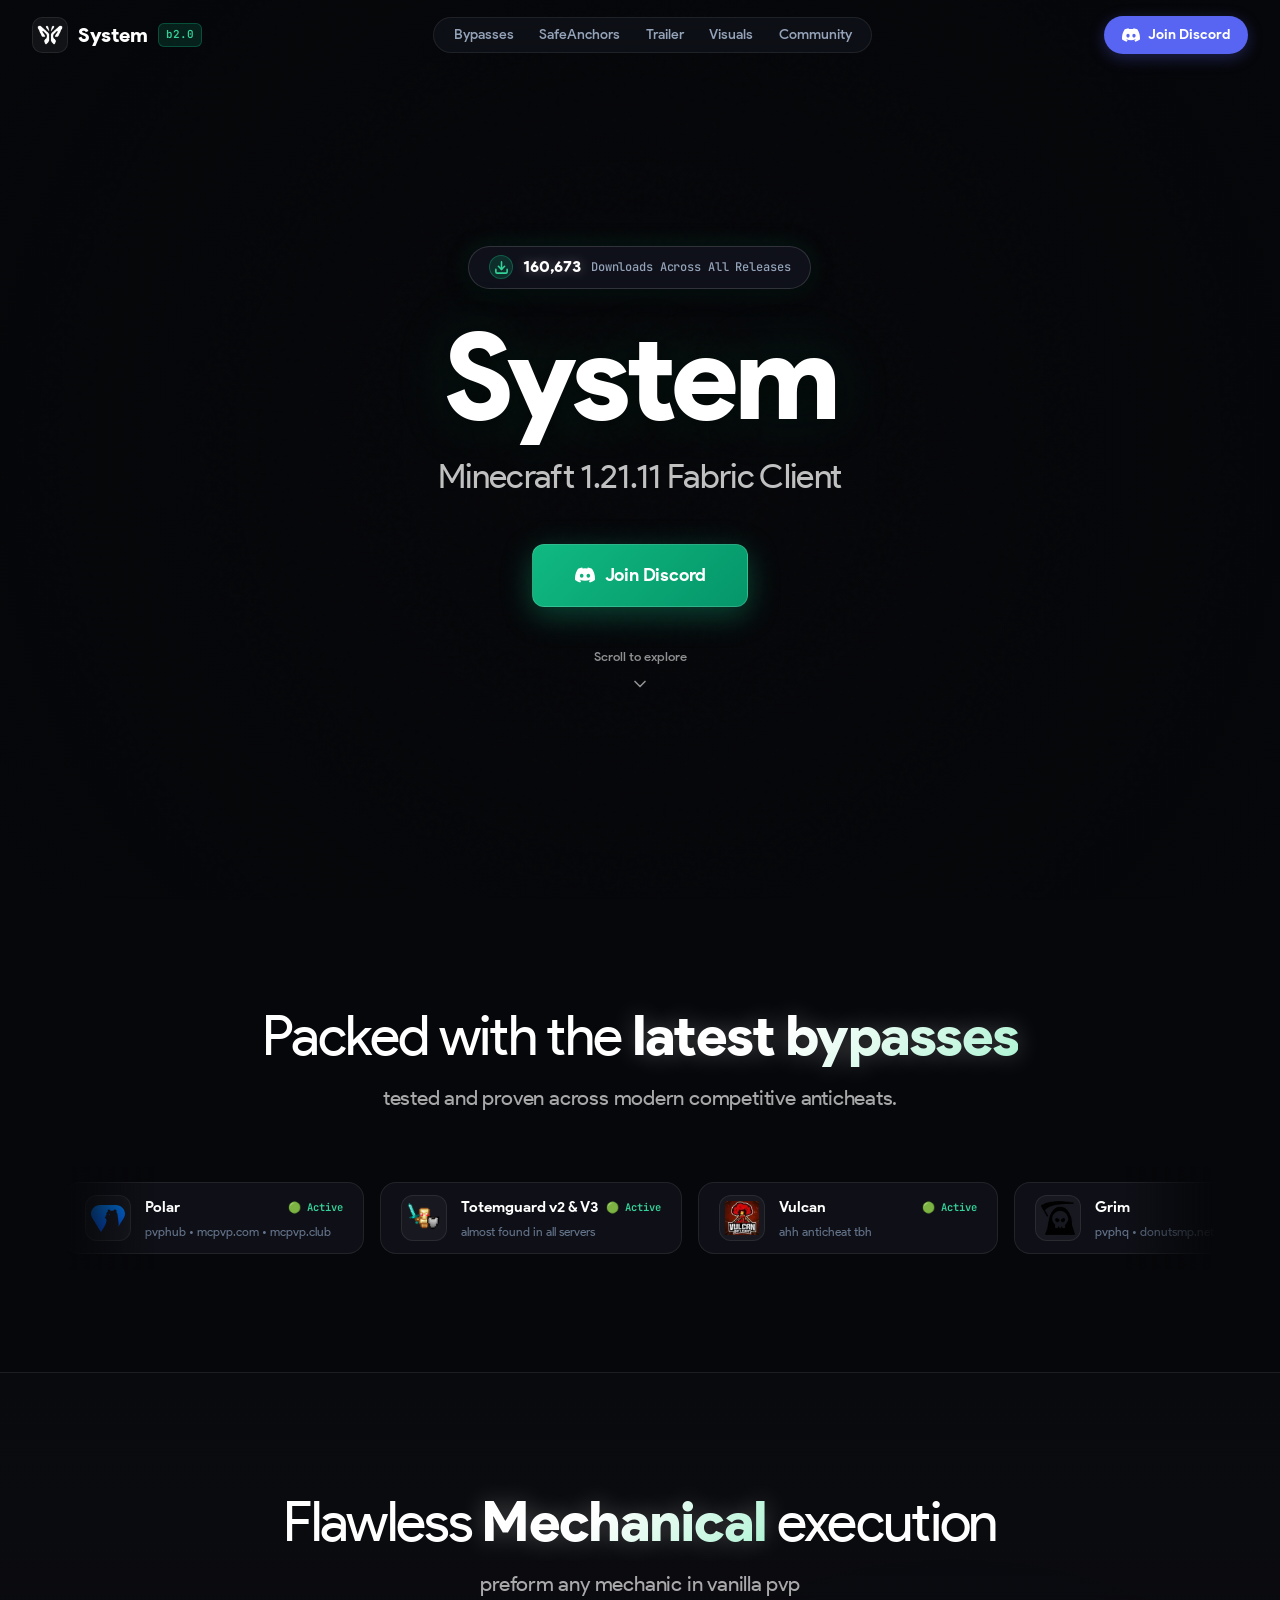
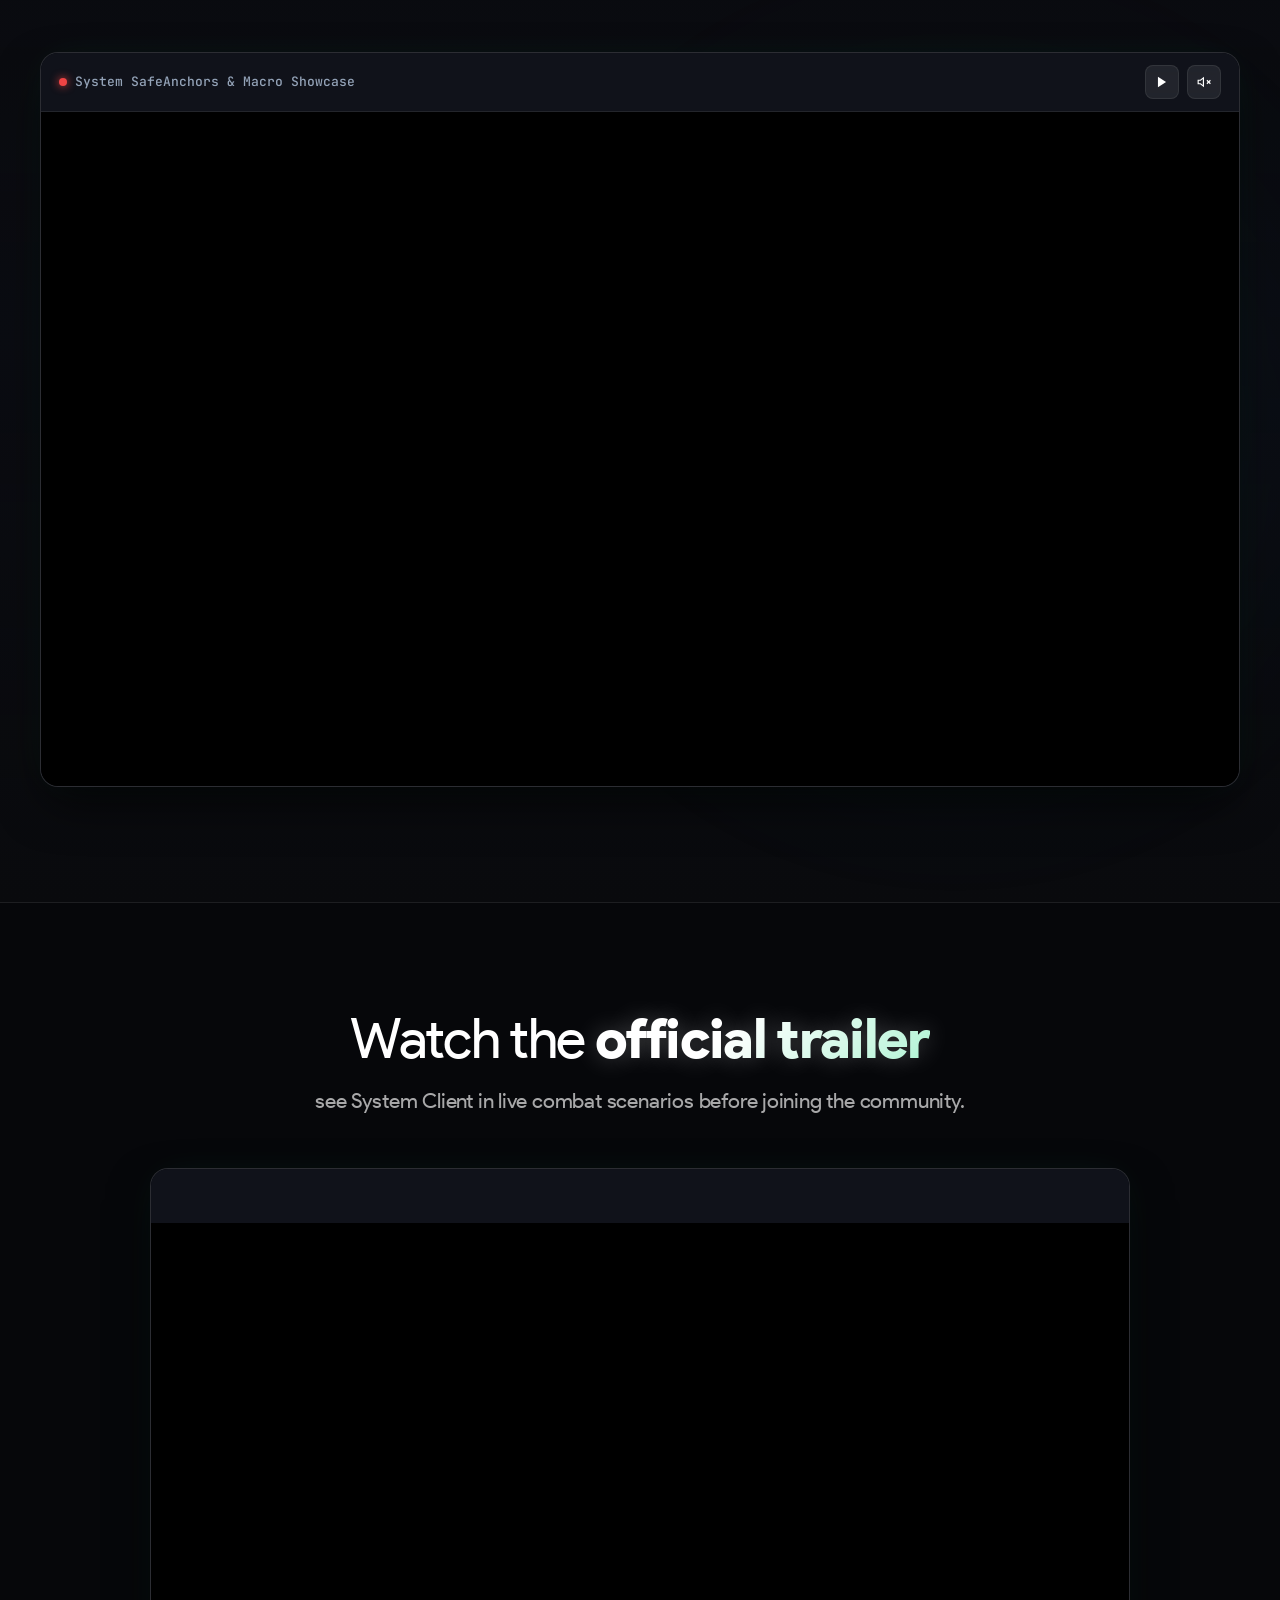
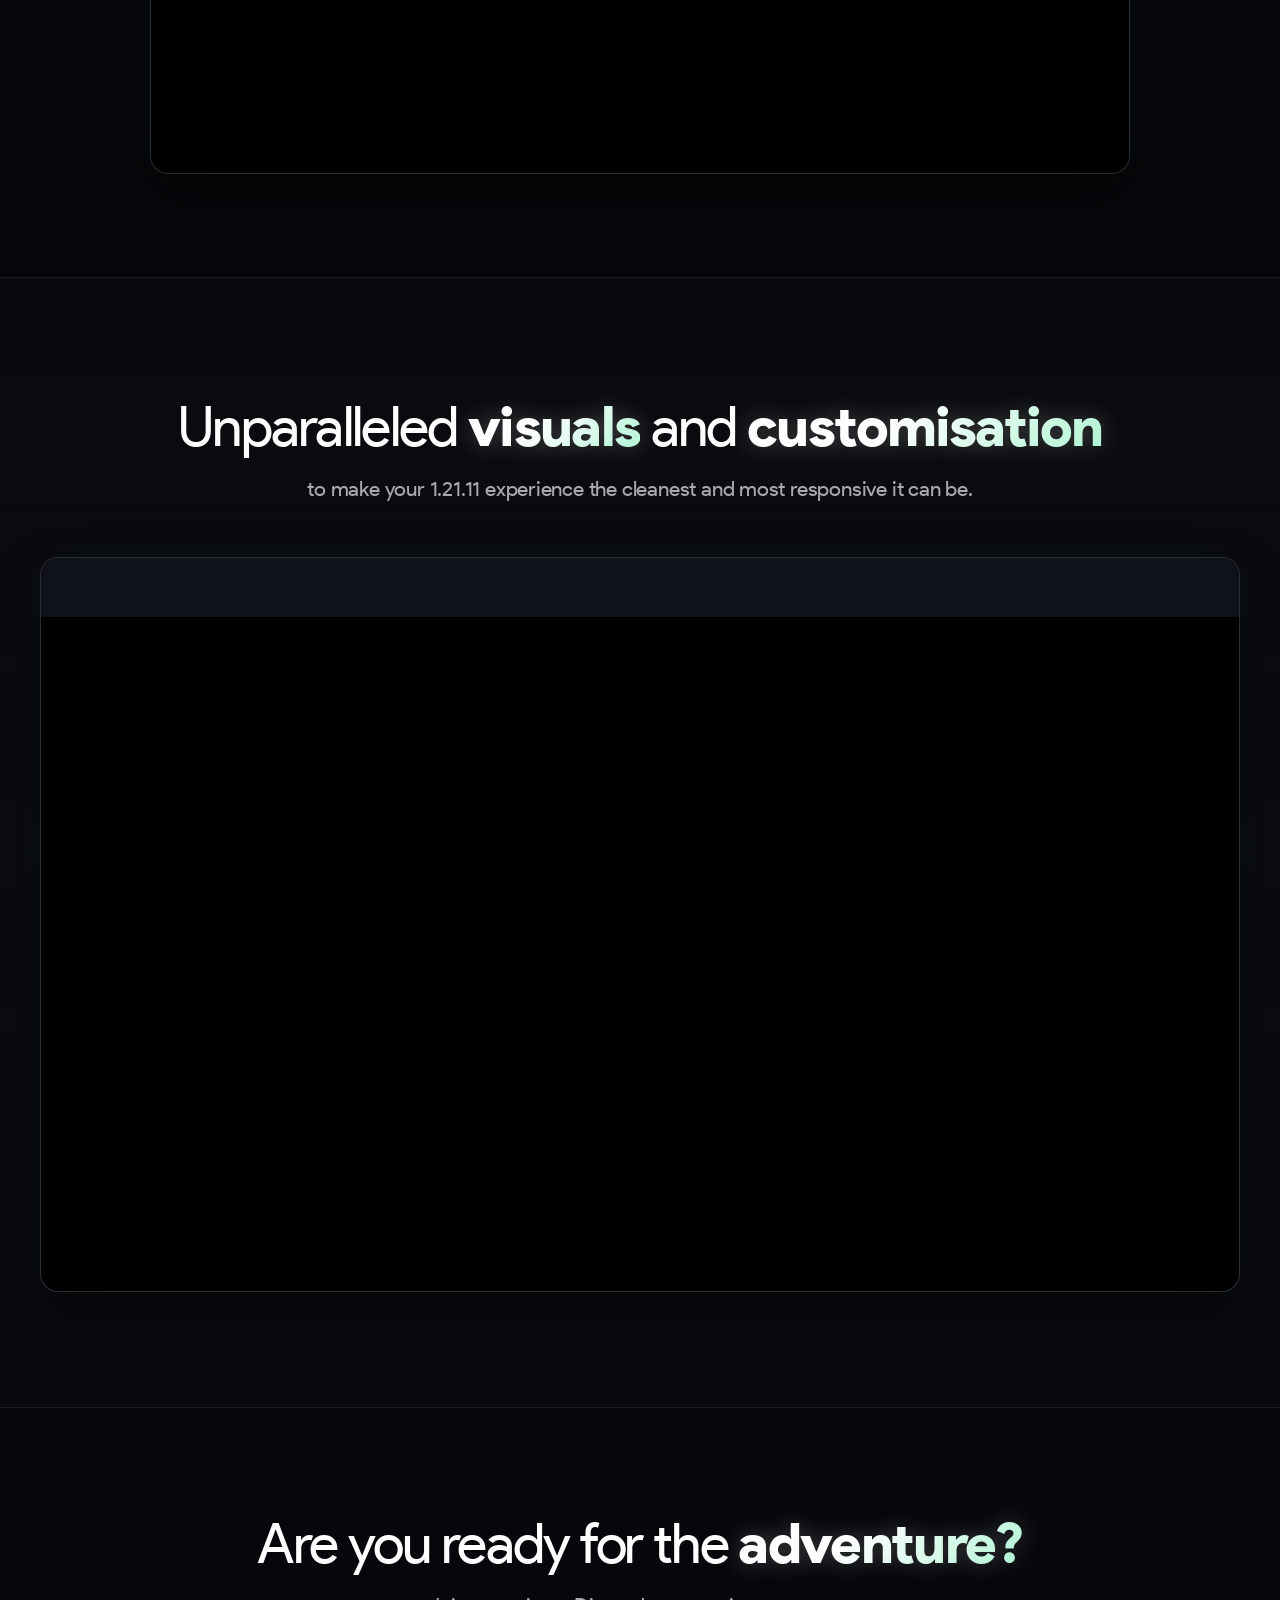
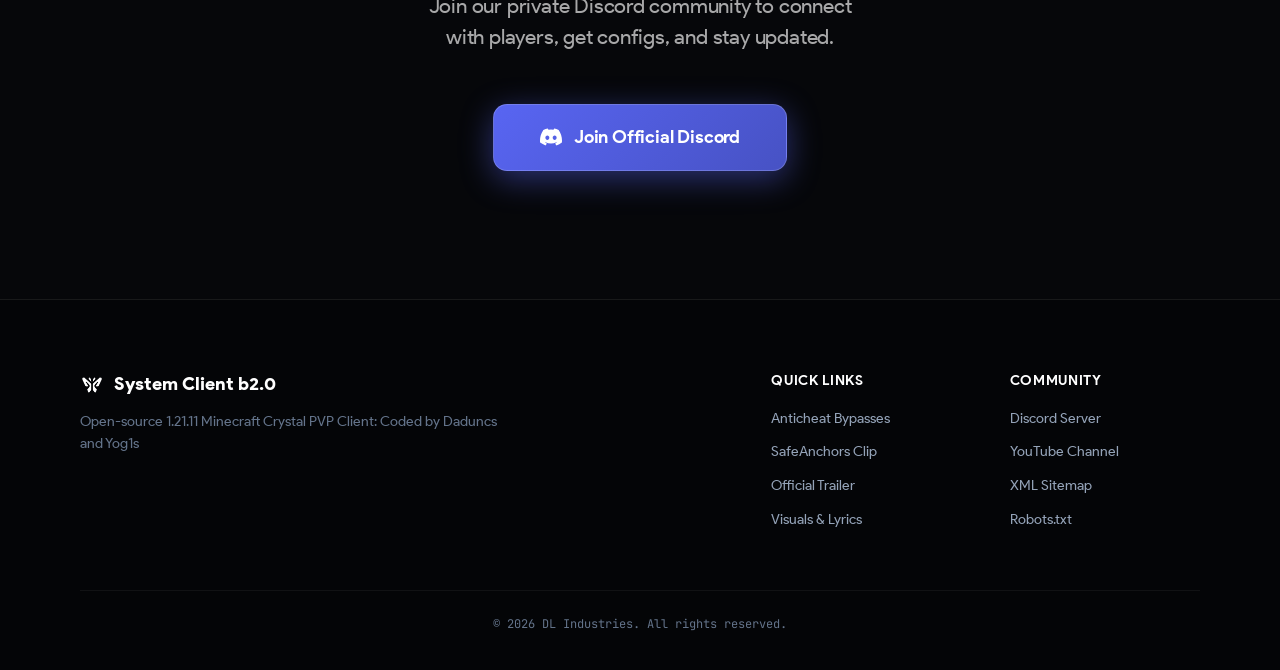
<file: index.html>
<!DOCTYPE html>
<html lang="en">
<head>
  <meta charset="UTF-8">
  <meta name="viewport" content="width=device-width, initial-scale=1.0, viewport-fit=cover">

  <!-- Primary Meta Tags -->
  <title>System Client b2.0 | Next-Gen Minecraft 1.21.11 Fabric Client</title>
  <meta name="title" content="System Client b2.0 | Next-Gen Minecraft 1.21.11 Fabric Client">
  <meta name="description" content="System Client b2.0 is the premier open-source Minecraft 1.21.11 Fabric PvP client with verified bypasses for Polar (pvphub, mcpvp), Totemguard v2/v3, Grim, Vulcan, Intave, Matrix, and AGC (Minemen.club).">
  <meta name="keywords" content="System Client, Minecraft 1.21.11 client, Fabric PvP client, Polar bypass, Totemguard bypass, Grim bypass, Vulcan bypass, Intave bypass, Matrix bypass, AGC Minemen bypass, pvphub, mcpvp, AutoMace, AutoCrystal, SafeAnchors">
  <meta name="robots" content="index, follow">
  <meta name="theme-color" content="#06070a">

  <!-- Canonical URL -->
  <link rel="canonical" href="https://system.daduncs.cloud/">

  <!-- Open Graph / Facebook -->
  <meta property="og:type" content="website">
  <meta property="og:url" content="https://system.daduncs.cloud/">
  <meta property="og:title" content="System Client b2.0 | Next-Gen Minecraft 1.21.11 Fabric Client">
  <meta property="og:description" content="Dominate 1.21.11 with verified bypasses across Polar, Totemguard v2/v3, Grim, Vulcan, Intave, Matrix, and AGC (Minemen).">
  <meta property="og:image" content="assets/icon.png">

  <!-- Twitter Card -->
  <meta property="twitter:card" content="summary_large_image">
  <meta property="twitter:url" content="https://system.daduncs.cloud/">
  <meta property="twitter:title" content="System Client b2.0 | Next-Gen Minecraft 1.21.11 Fabric Client">
  <meta property="twitter:description" content="Bypass Polar, Totemguard, Grim, Vulcan, Intave, Matrix, and AGC. Master 1.21.11 Mace, Crystal, and Anchor PvP.">
  <meta property="twitter:image" content="assets/icon.png">

  <!-- Favicon -->
  <link rel="icon" type="image/png" href="assets/icon.png">
  <link rel="apple-touch-icon" href="assets/icon.png">

  <!-- Preload Local Product Sans Fonts for Instant Rendering -->
  <link rel="preload" href="assets/fonts/ProductSans-Regular.woff" as="font" type="font/woff" crossorigin>
  <link rel="preload" href="assets/fonts/ProductSans-Bold.woff" as="font" type="font/woff" crossorigin>

  <!-- Fallback Fonts: JetBrains Mono -->
  <link rel="preconnect" href="https://fonts.googleapis.com">
  <link rel="preconnect" href="https://fonts.gstatic.com" crossorigin>
  <link href="https://fonts.googleapis.com/css2?family=JetBrains+Mono:wght@400;500;700&display=swap" rel="stylesheet">

  <!-- Stylesheet -->
  <link rel="stylesheet" href="style.css?v=2.5">

  <!-- Schema.org JSON-LD Structured Data -->
  <script type="application/ld+json">
  {
    "@context": "https://schema.org",
    "@type": "SoftwareApplication",
    "name": "System Client",
    "softwareVersion": "b2.0",
    "applicationCategory": "GameApplication",
    "operatingSystem": "Windows, macOS, Linux",
    "description": "Next-generation Minecraft 1.21.11 Fabric PvP client featuring advanced anticheat bypasses and combat optimization.",
    "url": "https://system.daduncs.cloud/",
    "license": "https://www.gnu.org/licenses/gpl-3.0.en.html"
  }
  </script>
</head>
<body>

  <!-- Ambient Backdrop Glows & Noise -->
  <div class="noise-texture" aria-hidden="true"></div>
  <div class="ambient-glow ambient-glow-top" aria-hidden="true"></div>
  <div class="ambient-glow ambient-glow-mid" aria-hidden="true"></div>

  <!-- ==========================================================================
       TOP NAVIGATION BAR
       ========================================================================== -->
  <nav class="site-nav" id="siteNav">
    <div class="nav-container">
      <a href="#hero" class="nav-brand" aria-label="System Client Home">
        <div class="brand-logo-frame">
          <img src="assets/icon.png" alt="System Client Logo" width="30" height="30">
        </div>
        <span class="brand-name">System</span>
        <span class="brand-version">b2.0</span>
      </a>

      <div class="nav-center-links">
        <a href="#bypasses" class="nav-item">Bypasses</a>
        <a href="#anchors" class="nav-item">SafeAnchors</a>
        <a href="#trailer" class="nav-item">Trailer</a>
        <a href="#visuals" class="nav-item">Visuals</a>
        <a href="#community" class="nav-item">Community</a>
      </div>

      <div class="nav-actions">
        <a href="https://discord.gg/DQ9QmSBnsV" target="_blank" rel="noopener noreferrer" class="nav-discord-btn">
          <svg width="18" height="18" viewBox="0 0 24 24" fill="currentColor" aria-hidden="true">
            <path d="M20.317 4.37a19.791 19.791 0 0 0-4.885-1.515.074.074 0 0 0-.079.037c-.21.375-.444.864-.608 1.25a18.27 18.27 0 0 0-5.487 0 12.64 12.64 0 0 0-.617-1.25.077.077 0 0 0-.079-.037A19.736 19.736 0 0 0 3.677 4.37a.07.07 0 0 0-.032.027C.533 9.046-.32 13.58.099 18.057a.082.082 0 0 0 .031.057 19.9 19.9 0 0 0 5.993 3.03.078.078 0 0 0 .084-.028c.462-.63.874-1.295 1.226-1.994.021-.041.001-.09-.041-.106a13.107 13.107 0 0 1-1.872-.892.077.077 0 0 1-.008-.128 10.2 10.2 0 0 0 .372-.292.074.074 0 0 1 .077-.01c3.929 1.793 8.18 1.793 12.061 0a.074.074 0 0 1 .078.01c.12.098.246.198.373.292a.077.077 0 0 1-.006.127 12.299 12.299 0 0 1-1.873.893.077.077 0 0 0-.041.107c.36.698.772 1.362 1.225 1.993a.076.076 0 0 0 .084.028 19.839 19.839 0 0 0 6.002-3.03.077.077 0 0 0 .032-.054c.5-5.177-.838-9.674-3.549-13.66a.061.061 0 0 0-.031-.028zM8.02 15.33c-1.183 0-2.157-1.085-2.157-2.419 0-1.333.956-2.419 2.157-2.419 1.21 0 2.176 1.096 2.157 2.42 0 1.333-.956 2.418-2.157 2.418zm7.975 0c-1.183 0-2.157-1.085-2.157-2.419 0-1.333.955-2.419 2.157-2.419 1.21 0 2.176 1.096 2.157 2.42 0 1.333-.946 2.418-2.157 2.418z"/>
          </svg>
          <span>Join Discord</span>
        </a>
        <button class="mobile-menu-toggle" id="mobileMenuBtn" aria-label="Toggle Navigation" aria-expanded="false" aria-controls="mobileNavPanel">
          <span></span>
          <span></span>
          <span></span>
        </button>
      </div>
    </div>

    <!-- Mobile Drawer -->
    <div class="mobile-nav-panel" id="mobileNavPanel">
      <a href="#bypasses" class="mobile-link">Bypasses</a>
      <a href="#anchors" class="mobile-link">SafeAnchors</a>
      <a href="#trailer" class="mobile-link">Trailer</a>
      <a href="#visuals" class="mobile-link">Visuals</a>
      <a href="#community" class="mobile-link">Community</a>
      <a href="https://discord.gg/DQ9QmSBnsV" target="_blank" rel="noopener noreferrer" class="btn-discord-full">
        <svg width="18" height="18" viewBox="0 0 24 24" fill="currentColor" style="margin-right: 8px;">
          <path d="M20.317 4.37a19.791 19.791 0 0 0-4.885-1.515.074.074 0 0 0-.079.037c-.21.375-.444.864-.608 1.25a18.27 18.27 0 0 0-5.487 0 12.64 12.64 0 0 0-.617-1.25.077.077 0 0 0-.079-.037A19.736 19.736 0 0 0 3.677 4.37a.07.07 0 0 0-.032.027C.533 9.046-.32 13.58.099 18.057a.082.082 0 0 0 .031.057 19.9 19.9 0 0 0 5.993 3.03.078.078 0 0 0 .084-.028c.462-.63.874-1.295 1.226-1.994.021-.041.001-.09-.041-.106a13.107 13.107 0 0 1-1.872-.892.077.077 0 0 1-.008-.128 10.2 10.2 0 0 0 .372-.292.074.074 0 0 1 .077-.01c3.929 1.793 8.18 1.793 12.061 0a.074.074 0 0 1 .078.01c.12.098.246.198.373.292a.077.077 0 0 1-.006.127 12.299 12.299 0 0 1-1.873.893.077.077 0 0 0-.041.107c.36.698.772 1.362 1.225 1.993a.076.076 0 0 0 .084.028 19.839 19.839 0 0 0 6.002-3.03.077.077 0 0 0 .032-.054c.5-5.177-.838-9.674-3.549-13.66a.061.061 0 0 0-.031-.028zM8.02 15.33c-1.183 0-2.157-1.085-2.157-2.419 0-1.333.956-2.419 2.157-2.419 1.21 0 2.176 1.096 2.157 2.42 0 1.333-.956 2.418-2.157 2.418zm7.975 0c-1.183 0-2.157-1.085-2.157-2.419 0-1.333.955-2.419 2.157-2.419 1.21 0 2.176 1.096 2.157 2.42 0 1.333-.946 2.418-2.157 2.418z"/>
        </svg>
        <span>Join Discord Community</span>
      </a>
    </div>

    <!-- Backdrop for mobile/tablet drawer -->
    <div class="mobile-nav-backdrop" id="mobileNavBackdrop" aria-hidden="true"></div>
  </nav>

  <!-- ==========================================================================
       HERO (BACKGROUND VIDEO + GRADIENT OVERLAY + IMPACT TITLE)
       ========================================================================== -->
  <div class="hero-stage" id="hero">
    <!-- Ambient Hero Looping Video -->
    <video autoplay muted loop playsinline class="hero-ambient-video" id="heroBgVideo">
      <source src="assets/clips/gameplay.mp4" type="video/mp4">
    </video>

    <div class="hero-gradient-overlay">
      <div class="hero-center-content">
        <!-- Repository Downloads Metric -->
        <div class="hero-metric-pill reveal-item" id="repoMetricBadge">
          <div class="metric-icon-wrap" aria-hidden="true">
            <svg width="15" height="15" viewBox="0 0 24 24" fill="none" stroke="currentColor" stroke-width="2.5" stroke-linecap="round" stroke-linejoin="round">
              <path d="M21 15v4a2 2 0 0 1-2 2H5a2 2 0 0 1-2-2v-4"></path>
              <polyline points="7 10 12 15 17 10"></polyline>
              <line x1="12" y1="15" x2="12" y2="3"></line>
            </svg>
          </div>
          <span class="metric-counter" id="downloadCount">160,673</span>
          <span class="metric-label">Downloads Across All Releases</span>
        </div>

        <h1 class="hero-title reveal-item">System</h1>
        <h2 class="hero-subtitle reveal-item">Minecraft 1.21.11 Fabric Client</h2>

        <div class="hero-cta-wrapper reveal-item">
          <a href="https://discord.gg/DQ9QmSBnsV" target="_blank" rel="noopener noreferrer" class="system-cta-btn" style="color:#ffffff !important; text-decoration:none !important;">
            <svg width="20" height="20" viewBox="0 0 24 24" fill="currentColor">
              <path d="M20.317 4.37a19.791 19.791 0 0 0-4.885-1.515.074.074 0 0 0-.079.037c-.21.375-.444.864-.608 1.25a18.27 18.27 0 0 0-5.487 0 12.64 12.64 0 0 0-.617-1.25.077.077 0 0 0-.079-.037A19.736 19.736 0 0 0 3.677 4.37a.07.07 0 0 0-.032.027C.533 9.046-.32 13.58.099 18.057a.082.082 0 0 0 .031.057 19.9 19.9 0 0 0 5.993 3.03.078.078 0 0 0 .084-.028c.462-.63.874-1.295 1.226-1.994.021-.041.001-.09-.041-.106a13.107 13.107 0 0 1-1.872-.892.077.077 0 0 1-.008-.128 10.2 10.2 0 0 0 .372-.292.074.074 0 0 1 .077-.01c3.929 1.793 8.18 1.793 12.061 0a.074.074 0 0 1 .078.01c.12.098.246.198.373.292a.077.077 0 0 1-.006.127 12.299 12.299 0 0 1-1.873.893.077.077 0 0 0-.041.107c.36.698.772 1.362 1.225 1.993a.076.076 0 0 0 .084.028 19.839 19.839 0 0 0 6.002-3.03.077.077 0 0 0 .032-.054c.5-5.177-.838-9.674-3.549-13.66a.061.061 0 0 0-.031-.028zM8.02 15.33c-1.183 0-2.157-1.085-2.157-2.419 0-1.333.956-2.419 2.157-2.419 1.21 0 2.176 1.096 2.157 2.42 0 1.333-.956 2.418-2.157 2.418zm7.975 0c-1.183 0-2.157-1.085-2.157-2.419 0-1.333.955-2.419 2.157-2.419 1.21 0 2.176 1.096 2.157 2.42 0 1.333-.946 2.418-2.157 2.418z"/>
            </svg>
            <span>Join Discord</span>
          </a>
        </div>

        <a href="#bypasses" class="hero-scroll-hint" aria-label="Scroll to explore">
          <span>Scroll to explore</span>
          <svg width="20" height="20" viewBox="0 0 24 24" fill="none" stroke="currentColor" stroke-width="2" stroke-linecap="round" stroke-linejoin="round">
            <polyline points="6 9 12 15 18 9"></polyline>
          </svg>
        </a>
      </div>
    </div>
  </div>

  <!-- ==========================================================================
       MAIN SCROLL STREAM
       ========================================================================== -->
  <main class="scroll-story-container">

    <!-- ------------------------------------------------------------------------
         STORY CHAPTER 1: LATEST BYPASSES (COMPACT ROTATING BELT)
         ------------------------------------------------------------------------ -->
    <section class="story-chapter" id="bypasses">
      <div class="narrative-heading-block reveal-item">
        <h2 class="bodyHeading">Packed with the <strong>latest bypasses</strong></h2>
        <p class="bodySubheading">tested and proven across modern competitive anticheats.</p>
      </div>

      <!-- Compact Infinite Rotating Marquee Belt -->
      <div class="ac-belt-wrapper reveal-item">
        <div class="ac-belt-fade ac-belt-fade-left" aria-hidden="true"></div>
        
        <div class="ac-belt-track" id="acBeltTrack">
          <!-- SET 1 -->
          <div class="ac-belt-item">
            <div class="ac-belt-icon">
              <img src="assets/polar.svg" alt="Polar Logo" width="42" height="42" loading="lazy">
            </div>
            <div class="ac-belt-info">
              <div class="ac-belt-top">
                <span class="ac-belt-name">Polar</span>
                <span class="ac-belt-status">🟢 Active</span>
              </div>
              <div class="ac-belt-servers">pvphub • mcpvp.com • mcpvp.club</div>
            </div>
          </div>

          <div class="ac-belt-item">
            <div class="ac-belt-icon">
              <img src="assets/totemguard.webp" alt="TotemGuard Logo" width="42" height="42" loading="lazy">
            </div>
            <div class="ac-belt-info">
              <div class="ac-belt-top">
                <span class="ac-belt-name">Totemguard v2 & V3</span>
                <span class="ac-belt-status">🟢 Active</span>
              </div>
              <div class="ac-belt-servers">almost found in all servers</div>
            </div>
          </div>

          <div class="ac-belt-item">
            <div class="ac-belt-icon">
              <img src="assets/vulcan.png" alt="Vulcan Logo" width="42" height="42" loading="lazy">
            </div>
            <div class="ac-belt-info">
              <div class="ac-belt-top">
                <span class="ac-belt-name">Vulcan</span>
                <span class="ac-belt-status">🟢 Active</span>
              </div>
              <div class="ac-belt-servers">ahh anticheat tbh</div>
            </div>
          </div>

          <div class="ac-belt-item">
            <div class="ac-belt-icon">
              <img src="assets/grim.png" alt="Grim Logo" width="42" height="42" loading="lazy">
            </div>
            <div class="ac-belt-info">
              <div class="ac-belt-top">
                <span class="ac-belt-name">Grim</span>
                <span class="ac-belt-status">🟢 Active</span>
              </div>
              <div class="ac-belt-servers">pvphq • donutsmp.net</div>
            </div>
          </div>

          <div class="ac-belt-item">
            <div class="ac-belt-icon">
              <img src="assets/intave.png" alt="Intave Logo" width="42" height="42" loading="lazy">
            </div>
            <div class="ac-belt-info">
              <div class="ac-belt-top">
                <span class="ac-belt-name">Intave</span>
                <span class="ac-belt-status">🟢 Active</span>
              </div>
              <div class="ac-belt-servers">German & EU competitive networks</div>
            </div>
          </div>

          <div class="ac-belt-item">
            <div class="ac-belt-icon">
              <img src="assets/matrix.png" alt="Matrix Logo" width="42" height="42" loading="lazy">
            </div>
            <div class="ac-belt-info">
              <div class="ac-belt-top">
                <span class="ac-belt-name">Matrix</span>
                <span class="ac-belt-status">🟢 Active</span>
              </div>
              <div class="ac-belt-servers">Multi-platform anticheat protection</div>
            </div>
          </div>

          <div class="ac-belt-item highlight-ac">
            <div class="ac-belt-icon">
              <img src="assets/agc.webp" alt="AGC Minemen Logo" width="42" height="42" loading="lazy">
            </div>
            <div class="ac-belt-info">
              <div class="ac-belt-top">
                <span class="ac-belt-name">AGC (Minemen)</span>
                <span class="ac-belt-status">🟢 Active</span>
              </div>
              <div class="ac-belt-servers">Minemen.club</div>
            </div>
          </div>

          <!-- SET 2 (DUPLICATE FOR SEAMLESS 100% INFINITE LOOP) -->
          <div class="ac-belt-item" aria-hidden="true">
            <div class="ac-belt-icon">
              <img src="assets/polar.svg" alt="Polar Logo" width="42" height="42" loading="lazy">
            </div>
            <div class="ac-belt-info">
              <div class="ac-belt-top">
                <span class="ac-belt-name">Polar</span>
                <span class="ac-belt-status">🟢 Active</span>
              </div>
              <div class="ac-belt-servers">pvphub • mcpvp.com • mcpvp.club</div>
            </div>
          </div>

          <div class="ac-belt-item" aria-hidden="true">
            <div class="ac-belt-icon">
              <img src="assets/totemguard.webp" alt="TotemGuard Logo" width="42" height="42" loading="lazy">
            </div>
            <div class="ac-belt-info">
              <div class="ac-belt-top">
                <span class="ac-belt-name">Totemguard v2 & V3</span>
                <span class="ac-belt-status">🟢 Active</span>
              </div>
              <div class="ac-belt-servers">almost found in all servers</div>
            </div>
          </div>

          <div class="ac-belt-item" aria-hidden="true">
            <div class="ac-belt-icon">
              <img src="assets/vulcan.png" alt="Vulcan Logo" width="42" height="42" loading="lazy">
            </div>
            <div class="ac-belt-info">
              <div class="ac-belt-top">
                <span class="ac-belt-name">Vulcan</span>
                <span class="ac-belt-status">🟢 Active</span>
              </div>
              <div class="ac-belt-servers">ahh anticheat tbh</div>
            </div>
          </div>

          <div class="ac-belt-item" aria-hidden="true">
            <div class="ac-belt-icon">
              <img src="assets/grim.png" alt="Grim Logo" width="42" height="42" loading="lazy">
            </div>
            <div class="ac-belt-info">
              <div class="ac-belt-top">
                <span class="ac-belt-name">Grim</span>
                <span class="ac-belt-status">🟢 Active</span>
              </div>
              <div class="ac-belt-servers">pvphq • donutsmp.net</div>
            </div>
          </div>

          <div class="ac-belt-item" aria-hidden="true">
            <div class="ac-belt-icon">
              <img src="assets/intave.png" alt="Intave Logo" width="42" height="42" loading="lazy">
            </div>
            <div class="ac-belt-info">
              <div class="ac-belt-top">
                <span class="ac-belt-name">Intave</span>
                <span class="ac-belt-status">🟢 Active</span>
              </div>
              <div class="ac-belt-servers">German & EU competitive networks</div>
            </div>
          </div>

          <div class="ac-belt-item" aria-hidden="true">
            <div class="ac-belt-icon">
              <img src="assets/matrix.png" alt="Matrix Logo" width="42" height="42" loading="lazy">
            </div>
            <div class="ac-belt-info">
              <div class="ac-belt-top">
                <span class="ac-belt-name">Matrix</span>
                <span class="ac-belt-status">🟢 Active</span>
              </div>
              <div class="ac-belt-servers">Multi-platform anticheat protection</div>
            </div>
          </div>

          <div class="ac-belt-item highlight-ac" aria-hidden="true">
            <div class="ac-belt-icon">
              <img src="assets/agc.webp" alt="AGC Minemen Logo" width="42" height="42" loading="lazy">
            </div>
            <div class="ac-belt-info">
              <div class="ac-belt-top">
                <span class="ac-belt-name">AGC (Minemen)</span>
                <span class="ac-belt-status">🟢 Active</span>
              </div>
              <div class="ac-belt-servers">Minemen.club</div>
            </div>
          </div>
        </div>

        <div class="ac-belt-fade ac-belt-fade-right" aria-hidden="true"></div>
      </div>
    </section>

    <!-- ------------------------------------------------------------------------
         STORY CHAPTER 2: SAFE ANCHORS & TIMING (LOCAL CLIP 1)
         ------------------------------------------------------------------------ -->
    <section class="story-chapter background-block" id="anchors">
      <div class="narrative-heading-block reveal-item">
        <h2 class="bodyHeading">Flawless <strong>Mechanical</strong> execution</h2>
        <p class="bodySubheading">preform any mechanic in vanilla pvp</p>
      </div>

      <!-- Embedded Local Clip: safeanchors.mp4 -->
      <div class="cinematic-clip-frame reveal-item">
        <div class="clip-glass-bar">
          <div class="clip-meta-left">
            <span class="clip-record-dot"></span>
            <span class="clip-title-label">System SafeAnchors & Macro Showcase</span>
          </div>
          <div class="clip-controls-group">
            <button class="clip-ctrl-btn" data-video-toggle="clipSafeAnchors" aria-label="Toggle Play/Pause">
              <svg class="icon-pause" width="14" height="14" viewBox="0 0 24 24" fill="currentColor"><rect x="6" y="4" width="4" height="16"></rect><rect x="14" y="4" width="4" height="16"></rect></svg>
              <svg class="icon-play" width="14" height="14" viewBox="0 0 24 24" fill="currentColor" style="display:none;"><polygon points="5 3 19 12 5 21 5 3"></polygon></svg>
            </button>
            <button class="clip-ctrl-btn" data-video-sound="clipSafeAnchors" aria-label="Toggle Sound">
              <svg class="icon-muted" width="14" height="14" viewBox="0 0 24 24" fill="none" stroke="currentColor" stroke-width="2"><path d="M11 5L6 9H2v6h4l5 4V5z"></path><line x1="23" y1="9" x2="17" y2="15"></line><line x1="17" y1="9" x2="23" y2="15"></line></svg>
              <svg class="icon-unmuted" width="14" height="14" viewBox="0 0 24 24" fill="none" stroke="currentColor" stroke-width="2" style="display:none;"><polygon points="11 5 6 9 2 9 2 15 6 15 11 19 11 5"></polygon><path d="M19.07 4.93a10 10 0 0 1 0 14.14M15.54 8.46a5 5 0 0 1 0 7.07"></path></svg>
            </button>
          </div>
        </div>

        <div class="video-aspect-container">
          <video id="clipSafeAnchors" autoplay muted loop playsinline preload="metadata">
            <source src="assets/clips/safeanchors.mp4" type="video/mp4">
            Your browser does not support the video tag.
          </video>
        </div>
      </div>
    </section>

    <!-- ------------------------------------------------------------------------
         STORY CHAPTER 3: OFFICIAL TRAILER (YOUTUBE EMBED)
         ------------------------------------------------------------------------ -->
    <section class="story-chapter" id="trailer">
      <div class="narrative-heading-block reveal-item">
        <h2 class="bodyHeading">Watch the <strong>official trailer</strong></h2>
        <p class="bodySubheading">see System Client in live combat scenarios before joining the community.</p>
      </div>

      <!-- 16:9 Cinema Trailer Frame -->
      <div class="cinematic-clip-frame reveal-item">
        <div class="clip-glass-bar">
          <div class="clip-meta-left">
            <svg width="16" height="16" viewBox="0 0 24 24" fill="currentColor" style="color: #ff0033;">
              <path d="M23.498 6.186a3.016 3.016 0 0 0-2.122-2.136C19.505 3.545 12 3.545 12 3.545s-7.505 0-9.377.505A3.017 3.017 0 0 0 .502 6.186C0 8.07 0 12 0 12s0 3.93.502 5.814a3.016 3.016 0 0 0 2.122 2.136c1.871.505 9.376.505 9.376.505s7.505 0 9.377-.505a3.015 3.015 0 0 0 2.122-2.136C24 15.93 24 12 24 12s0-3.93-.502-5.814zM9.545 15.568V8.432L15.818 12l-6.273 3.568z"/>
            </svg>
            <span class="clip-title-label">System Client • Official Trailer Showcase</span>
          </div>
          <a href="https://youtu.be/Wdv_b5RYLt8" target="_blank" rel="noopener noreferrer" class="clip-external-link">
            <span>Watch on YouTube</span>
            <svg width="12" height="12" viewBox="0 0 24 24" fill="none" stroke="currentColor" stroke-width="2"><path d="M18 13v6a2 2 0 0 1-2 2H5a2 2 0 0 1-2-2V8a2 2 0 0 1 2-2h6"></path><polyline points="15 3 21 3 21 9"></polyline><line x1="10" y1="14" x2="21" y2="3"></line></svg>
          </a>
        </div>

        <div class="video-aspect-container youtube-embed-wrapper">
          <iframe 
            src="https://www.youtube-nocookie.com/embed/Wdv_b5RYLt8?rel=0&modestbranding=1" 
            title="System Client Official Trailer"
            allow="accelerometer; autoplay; clipboard-write; encrypted-media; gyroscope; picture-in-picture" 
            allowfullscreen>
          </iframe>
        </div>
      </div>
    </section>

    <!-- ------------------------------------------------------------------------
         STORY CHAPTER 4: UNPARALLELED VISUALS & CUSTOMISATION (LYRICS CLIP)
         ------------------------------------------------------------------------ -->
    <section class="story-chapter background-block" id="visuals">
      <div class="narrative-heading-block reveal-item">
        <h2 class="bodyHeading">Unparalleled <strong>visuals</strong> and <strong>customisation</strong></h2>
        <p class="bodySubheading">to make your 1.21.11 experience the cleanest and most responsive it can be.</p>
      </div>

      <!-- Embedded Local Clip: lyrics2.mp4 -->
      <div class="cinematic-clip-frame reveal-item">
        <div class="clip-glass-bar">
          <div class="clip-meta-left"></div>
          <div class="clip-controls-group">
            <button class="clip-ctrl-btn" data-video-toggle="clipLyrics" aria-label="Toggle Play/Pause">
              <svg class="icon-pause" width="14" height="14" viewBox="0 0 24 24" fill="currentColor"><rect x="6" y="4" width="4" height="16"></rect><rect x="14" y="4" width="4" height="16"></rect></svg>
              <svg class="icon-play" width="14" height="14" viewBox="0 0 24 24" fill="currentColor" style="display:none;"><polygon points="5 3 19 12 5 21 5 3"></polygon></svg>
            </button>
            <button class="clip-ctrl-btn" data-video-sound="clipLyrics" aria-label="Toggle Sound">
              <svg class="icon-muted" width="14" height="14" viewBox="0 0 24 24" fill="none" stroke="currentColor" stroke-width="2"><path d="M11 5L6 9H2v6h4l5 4V5z"></path><line x1="23" y1="9" x2="17" y2="15"></line><line x1="17" y1="9" x2="23" y2="15"></line></svg>
              <svg class="icon-unmuted" width="14" height="14" viewBox="0 0 24 24" fill="none" stroke="currentColor" stroke-width="2" style="display:none;"><polygon points="11 5 6 9 2 9 2 15 6 15 11 19 11 5"></polygon><path d="M19.07 4.93a10 10 0 0 1 0 14.14M15.54 8.46a5 5 0 0 1 0 7.07"></path></svg>
            </button>
          </div>
        </div>

        <div class="video-aspect-container">
          <video id="clipLyrics" autoplay muted loop playsinline preload="metadata">
            <source src="assets/clips/lyrics2.mp4" type="video/mp4">
            Your browser does not support the video tag.
          </video>
        </div>
      </div>
    </section>

    <!-- ------------------------------------------------------------------------
         STORY CHAPTER 6: ARE YOU READY FOR THE ADVENTURE? (CLOSING CTA)
         ------------------------------------------------------------------------ -->
    <section class="story-chapter closing-chapter" id="community">
      <div class="narrative-heading-block reveal-item">
        <h2 class="bodyHeading">Are you ready for the <strong>adventure?</strong></h2>
        <p class="bodySubheading">Join our private Discord community to connect with players, get configs, and stay updated.</p>
      </div>

      <div class="closing-action-box reveal-item">
        <a href="https://discord.gg/DQ9QmSBnsV" target="_blank" rel="noopener noreferrer" class="discord-cta-btn" style="color:#ffffff !important; text-decoration:none !important;">
          <svg width="22" height="22" viewBox="0 0 24 24" fill="currentColor">
            <path d="M20.317 4.37a19.791 19.791 0 0 0-4.885-1.515.074.074 0 0 0-.079.037c-.21.375-.444.864-.608 1.25a18.27 18.27 0 0 0-5.487 0 12.64 12.64 0 0 0-.617-1.25.077.077 0 0 0-.079-.037A19.736 19.736 0 0 0 3.677 4.37a.07.07 0 0 0-.032.027C.533 9.046-.32 13.58.099 18.057a.082.082 0 0 0 .031.057 19.9 19.9 0 0 0 5.993 3.03.078.078 0 0 0 .084-.028c.462-.63.874-1.295 1.226-1.994.021-.041.001-.09-.041-.106a13.107 13.107 0 0 1-1.872-.892.077.077 0 0 1-.008-.128 10.2 10.2 0 0 0 .372-.292.074.074 0 0 1 .077-.01c3.929 1.793 8.18 1.793 12.061 0a.074.074 0 0 1 .078.01c.12.098.246.198.373.292a.077.077 0 0 1-.006.127 12.299 12.299 0 0 1-1.873.893.077.077 0 0 0-.041.107c.36.698.772 1.362 1.225 1.993a.076.076 0 0 0 .084.028 19.839 19.839 0 0 0 6.002-3.03.077.077 0 0 0 .032-.054c.5-5.177-.838-9.674-3.549-13.66a.061.061 0 0 0-.031-.028zM8.02 15.33c-1.183 0-2.157-1.085-2.157-2.419 0-1.333.956-2.419 2.157-2.419 1.21 0 2.176 1.096 2.157 2.42 0 1.333-.956 2.418-2.157 2.418zm7.975 0c-1.183 0-2.157-1.085-2.157-2.419 0-1.333.955-2.419 2.157-2.419 1.21 0 2.176 1.096 2.157 2.42 0 1.333-.946 2.418-2.157 2.418z"/>
          </svg>
          <span>Join Official Discord</span>
        </a>
      </div>
    </section>

  </main>

  <!-- ==========================================================================
       FOOTER
       ========================================================================== -->
  <footer class="site-footer">
    <div class="footer-container">
      <div class="footer-top-row">
        <div class="footer-brand-box">
          <div class="footer-brand-header">
            <img src="assets/icon.png" alt="System Client" width="24" height="24">
            <span class="footer-title">System Client b2.0</span>
          </div>
          <p class="footer-desc">
            Open-source 1.21.11 Minecraft Crystal PVP Client: Coded by Daduncs and Yog1s
          </p>
        </div>

        <div class="footer-links-group">
          <div class="footer-nav-col">
            <h4>Quick Links</h4>
            <a href="#bypasses">Anticheat Bypasses</a>
            <a href="#anchors">SafeAnchors Clip</a>
            <a href="#trailer">Official Trailer</a>
            <a href="#visuals">Visuals & Lyrics</a>
          </div>

          <div class="footer-nav-col">
            <h4>Community</h4>
            <a href="https://discord.gg/DQ9QmSBnsV" target="_blank" rel="noopener noreferrer">Discord Server</a>
            <a href="https://youtu.be/Wdv_b5RYLt8" target="_blank" rel="noopener noreferrer">YouTube Channel</a>
            <a href="sitemap.xml">XML Sitemap</a>
            <a href="robots.txt">Robots.txt</a>
          </div>
        </div>
      </div>

      <div class="footer-bottom-row">
        <span>&copy; 2026 DL Industries. All rights reserved.</span>
      </div>
    </div>
  </footer>

  <!-- Floating Back to Top Button -->
  <button id="backToTop" class="back-to-top" aria-label="Back to top">
    <svg width="20" height="20" viewBox="0 0 24 24" fill="none" stroke="currentColor" stroke-width="2" stroke-linecap="round" stroke-linejoin="round">
      <polyline points="18 15 12 9 6 15"></polyline>
    </svg>
  </button>

  <!-- Scripts -->
  <script src="script.js?v=2.3"></script>
</body>
</html>
</file>
<file: style.css>
/* ==========================================================================
   SYSTEM CLIENT b2.0 — CINEMATIC SCROLL EXPERIENCE
   Effortless fluid storytelling and cinematic showcase:
   with high-performance modern engineering:
   - Big display typography with bolded emphasis (Product Sans & JetBrains Mono)
   - Deep obsidian/void palette with ambient emerald & violet backdrops
   - Cinematic local clip players (safeanchors.mp4 & gameplay.mp4 & lyrics.mp4)
   - Genuine official anticheat logos with real-time status badges
   - Seamless scroll-driven reading pacing
   - Bulletproof responsive design across Mobile, Tablet, and Desktop viewports
   ========================================================================== */

/* --------------------------------------------------------------------------
   Product Sans Webfonts (Local Assets + CDN Fallback)
   -------------------------------------------------------------------------- */
@font-face {
  font-family: 'Product Sans';
  font-style: normal;
  font-weight: 400;
  font-display: swap;
  src: local('Product Sans'),
       url('assets/fonts/ProductSans-Regular.woff') format('woff'),
       url('https://fonts.cdnfonts.com/s/14955/ProductSans-Regular.woff') format('woff');
}

@font-face {
  font-family: 'Product Sans';
  font-style: normal;
  font-weight: 500;
  font-display: swap;
  src: local('Product Sans Medium'),
       url('assets/fonts/ProductSans-Medium.woff') format('woff'),
       url('https://fonts.cdnfonts.com/s/14955/ProductSans-Medium.woff') format('woff');
}

@font-face {
  font-family: 'Product Sans';
  font-style: normal;
  font-weight: 700;
  font-display: swap;
  src: local('Product Sans Bold'),
       url('assets/fonts/ProductSans-Bold.woff') format('woff'),
       url('https://fonts.cdnfonts.com/s/14955/ProductSans-Bold.woff') format('woff');
}

@font-face {
  font-family: 'Product Sans';
  font-style: normal;
  font-weight: 900;
  font-display: swap;
  src: local('Product Sans Black'),
       url('assets/fonts/ProductSans-Black.woff') format('woff'),
       url('https://fonts.cdnfonts.com/s/14955/ProductSans-Black.woff') format('woff');
}

/* --------------------------------------------------------------------------
   Design Tokens & Variables
   -------------------------------------------------------------------------- */
:root {
  /* Surface Tokens */
  --bg-void: #06070a;
  --bg-deep: #0a0c12;
  --bg-surface: #10121a;
  --bg-card: rgba(18, 20, 28, 0.78);
  --bg-card-hover: rgba(26, 29, 42, 0.92);
  --bg-glass: rgba(10, 12, 18, 0.86);

  /* Border Tokens */
  --border-subtle: rgba(255, 255, 255, 0.08);
  --border-medium: rgba(255, 255, 255, 0.14);
  --border-glow: rgba(16, 185, 129, 0.35);

  /* Brand & Accents */
  --accent-green: #10b981;
  --accent-green-bright: #34d399;
  --accent-green-glow: rgba(16, 185, 129, 0.25);
  --accent-violet: #8b5cf6;
  --accent-violet-glow: rgba(139, 92, 246, 0.25);
  --accent-cyan: #06b6d4;

  /* Typography */
  --text-main: #f8fafc;
  --text-secondary: #94a3b8;
  --text-muted: #64748b;
  --text-heading: #ffffff;

  /* Fonts */
  --font-display: 'Product Sans', -apple-system, BlinkMacSystemFont, 'Segoe UI', Roboto, sans-serif;
  --font-body: 'Product Sans', -apple-system, BlinkMacSystemFont, sans-serif;
  --font-mono: 'JetBrains Mono', monospace;

  /* Transitions */
  --ease-smooth: cubic-bezier(0.16, 1, 0.3, 1);
  --duration-fast: 200ms;
  --duration-med: 350ms;
  --duration-slow: 600ms;
}

/* --------------------------------------------------------------------------
   Base & Resets
   -------------------------------------------------------------------------- */
*, *::before, *::after {
  box-sizing: border-box;
  margin: 0;
  padding: 0;
}

html {
  font-family: var(--font-body);
  background-color: var(--bg-void);
  color: var(--text-main);
  scroll-behavior: smooth;
  text-rendering: optimizeLegibility;
  -webkit-font-smoothing: antialiased;
  -moz-osx-font-smoothing: grayscale;
  overflow-x: hidden;
  width: 100%;
  max-width: 100vw;
}

body {
  min-height: 100vh;
  min-height: 100svh;
  position: relative;
  overflow-x: hidden;
  width: 100%;
  max-width: 100vw;
  line-height: 1.6;
  background-color: var(--bg-void);
}

/* Background Noise Texture */
.noise-texture {
  position: fixed;
  inset: 0;
  width: 100%;
  height: 100%;
  pointer-events: none;
  z-index: 1;
  opacity: 0.025;
  background-image: url("data:image/svg+xml,%3Csvg viewBox='0 0 200 200' xmlns='http://www.w3.org/2000/svg'%3E%3Cfilter id='noiseFilter'%3E%3CfeTurbulence type='fractalNoise' baseFrequency='0.8' numOctaves='3' stitchTiles='stitch'/%3E%3C/filter%3E%3Crect width='100%25' height='100%25' filter='url(%23noiseFilter)'/%3E%3C/svg%3E");
}

/* Ambient Radial Glows (Constrained so they never cause horizontal scroll on touchscreens) */
.ambient-glow {
  position: absolute;
  pointer-events: none;
  border-radius: 50%;
  filter: blur(100px);
  z-index: 0;
  max-width: 100vw;
  overflow: hidden;
}

.ambient-glow-top {
  top: -120px;
  left: 50%;
  transform: translateX(-50%);
  width: min(900px, 95vw);
  height: 520px;
  background: radial-gradient(circle, rgba(16, 185, 129, 0.15) 0%, rgba(139, 92, 246, 0.08) 50%, transparent 75%);
}

.ambient-glow-mid {
  top: 1700px;
  right: 0;
  width: min(650px, 85vw);
  height: 650px;
  background: radial-gradient(circle, rgba(139, 92, 246, 0.11) 0%, rgba(6, 182, 212, 0.05) 60%, transparent 75%);
}

/* --------------------------------------------------------------------------
   Top Navigation Bar
   -------------------------------------------------------------------------- */
.site-nav {
  position: fixed;
  top: 0;
  left: 0;
  right: 0;
  z-index: 100;
  padding: 16px clamp(16px, 3vw, 32px);
  transition: background-color var(--duration-med) var(--ease-smooth), backdrop-filter var(--duration-med) var(--ease-smooth), border-color var(--duration-med) var(--ease-smooth), padding var(--duration-fast) ease;
}

.site-nav.scrolled {
  background-color: var(--bg-glass);
  backdrop-filter: blur(18px);
  -webkit-backdrop-filter: blur(18px);
  border-bottom: 1px solid var(--border-subtle);
  padding: 12px clamp(16px, 3vw, 32px);
}

.nav-container {
  max-width: 1240px;
  margin: 0 auto;
  display: flex;
  align-items: center;
  justify-content: space-between;
  gap: 16px;
}

.nav-brand {
  display: flex;
  align-items: center;
  gap: 10px;
  text-decoration: none;
  color: var(--text-main);
  flex-shrink: 0;
  transition: transform var(--duration-fast) var(--ease-smooth);
}

.nav-brand:hover {
  transform: scale(1.02);
}

.brand-logo-frame {
  width: 36px;
  height: 36px;
  border-radius: 10px;
  background: rgba(255, 255, 255, 0.05);
  border: 1px solid var(--border-subtle);
  display: flex;
  align-items: center;
  justify-content: center;
  overflow: hidden;
  flex-shrink: 0;
}

.brand-logo-frame img {
  border-radius: 8px;
  display: block;
}

.brand-name {
  font-family: var(--font-display);
  font-size: 20px;
  font-weight: 800;
  letter-spacing: -0.02em;
  color: #fff;
  white-space: nowrap;
}

.brand-version {
  font-family: var(--font-mono);
  font-size: 11px;
  font-weight: 600;
  padding: 2px 7px;
  border-radius: 6px;
  background: rgba(16, 185, 129, 0.15);
  color: var(--accent-green-bright);
  border: 1px solid rgba(16, 185, 129, 0.3);
  white-space: nowrap;
}

.nav-center-links {
  display: flex;
  align-items: center;
  gap: clamp(14px, 2vw, 28px);
  background: rgba(18, 20, 28, 0.65);
  padding: 6px clamp(12px, 1.5vw, 20px);
  border-radius: 999px;
  border: 1px solid var(--border-subtle);
  backdrop-filter: blur(12px);
  -webkit-backdrop-filter: blur(12px);
}

.nav-item {
  color: var(--text-secondary);
  font-size: 14px;
  font-weight: 500;
  text-decoration: none;
  white-space: nowrap;
  transition: color var(--duration-fast) ease;
}

.nav-item:hover,
.nav-item.active {
  color: #ffffff;
}

.nav-actions {
  display: flex;
  align-items: center;
  gap: 12px;
  flex-shrink: 0;
}

.nav-discord-btn {
  display: inline-flex;
  align-items: center;
  gap: 8px;
  padding: 8px 18px;
  border-radius: 999px;
  background: #5865F2;
  color: #ffffff !important;
  font-size: 13.5px;
  font-weight: 600;
  text-decoration: none !important;
  box-shadow: 0 4px 16px rgba(88, 101, 242, 0.3);
  white-space: nowrap;
  transition: transform var(--duration-fast) var(--ease-smooth), box-shadow var(--duration-fast) var(--ease-smooth), background var(--duration-fast) ease;
}

.nav-discord-btn:hover {
  background: #4752c4;
  transform: translateY(-2px);
  box-shadow: 0 6px 22px rgba(88, 101, 242, 0.5);
}

.nav-discord-btn svg {
  flex-shrink: 0;
}

/* Mobile & Tablet Hamburger Toggle Button */
.mobile-menu-toggle {
  display: none;
  background: rgba(255, 255, 255, 0.05);
  border: 1px solid var(--border-subtle);
  border-radius: 8px;
  cursor: pointer;
  padding: 8px;
  flex-direction: column;
  justify-content: center;
  align-items: center;
  gap: 5px;
  width: 40px;
  height: 40px;
  transition: background var(--duration-fast) ease, border-color var(--duration-fast) ease;
}

.mobile-menu-toggle:hover {
  background: rgba(255, 255, 255, 0.12);
  border-color: var(--border-medium);
}

.mobile-menu-toggle span {
  display: block;
  width: 20px;
  height: 2px;
  background: #ffffff;
  border-radius: 2px;
  transition: transform 0.25s var(--ease-smooth), opacity 0.2s ease;
  transform-origin: center;
}

/* Animated Hamburger to 'X' icon */
.mobile-menu-toggle.active span:nth-child(1) {
  transform: translateY(7px) rotate(45deg);
}

.mobile-menu-toggle.active span:nth-child(2) {
  opacity: 0;
  transform: scaleX(0);
}

.mobile-menu-toggle.active span:nth-child(3) {
  transform: translateY(-7px) rotate(-45deg);
}

/* Mobile & Tablet Drawer Panel */
.mobile-nav-panel {
  display: flex;
  position: absolute;
  top: 100%;
  left: 0;
  right: 0;
  background: rgba(10, 12, 18, 0.98);
  backdrop-filter: blur(24px);
  -webkit-backdrop-filter: blur(24px);
  border-bottom: 1px solid var(--border-subtle);
  padding: 20px clamp(16px, 4vw, 28px);
  flex-direction: column;
  gap: 12px;
  opacity: 0;
  visibility: hidden;
  transform: translateY(-12px);
  pointer-events: none;
  max-height: calc(100svh - 70px);
  overflow-y: auto;
  -webkit-overflow-scrolling: touch;
  z-index: 101;
  box-shadow: 0 20px 40px rgba(0, 0, 0, 0.8);
  transition: opacity 0.25s var(--ease-smooth), transform 0.25s var(--ease-smooth), visibility 0.25s ease;
}

.mobile-nav-panel.open {
  opacity: 1;
  visibility: visible;
  transform: translateY(0);
  pointer-events: auto;
}

.mobile-link {
  color: var(--text-secondary);
  font-size: 16px;
  font-weight: 500;
  text-decoration: none;
  padding: 10px 14px;
  border-radius: 10px;
  background: rgba(255, 255, 255, 0.02);
  border: 1px solid transparent;
  transition: color var(--duration-fast) ease, background var(--duration-fast) ease, border-color var(--duration-fast) ease;
}

.mobile-link:hover,
.mobile-link:active {
  color: #ffffff;
  background: rgba(255, 255, 255, 0.08);
  border-color: var(--border-subtle);
}

.btn-discord-full {
  display: flex;
  align-items: center;
  justify-content: center;
  gap: 8px;
  padding: 14px 20px;
  border-radius: 12px;
  background: #5865F2;
  color: #fff !important;
  font-weight: 600;
  font-size: 15px;
  text-decoration: none !important;
  margin-top: 6px;
  box-shadow: 0 4px 18px rgba(88, 101, 242, 0.4);
}

.btn-discord-full:hover {
  background: #4752c4;
}

/* Backdrop for Mobile Drawer */
.mobile-nav-backdrop {
  position: fixed;
  inset: 0;
  background: rgba(0, 0, 0, 0.65);
  backdrop-filter: blur(4px);
  -webkit-backdrop-filter: blur(4px);
  z-index: 99;
  opacity: 0;
  visibility: hidden;
  pointer-events: none;
  transition: opacity 0.25s ease, visibility 0.25s ease;
}

.mobile-nav-backdrop.open {
  opacity: 1;
  visibility: visible;
  pointer-events: auto;
}

/* --------------------------------------------------------------------------
   Hero Stage Showcase
   -------------------------------------------------------------------------- */
.hero-stage {
  position: relative;
  width: 100%;
  height: 100vh;
  min-height: 720px;
  overflow: hidden;
  background-color: var(--bg-void);
  display: flex;
  align-items: center;
  justify-content: center;
}

.hero-ambient-video {
  position: absolute;
  inset: 0;
  width: 100%;
  height: 100%;
  object-fit: cover;
  z-index: 1;
  opacity: 0.28;
  filter: brightness(0.72) contrast(1.1);
  pointer-events: none;
}

.hero-gradient-overlay {
  position: relative;
  z-index: 2;
  width: 100%;
  height: 100%;
  display: flex;
  align-items: center;
  justify-content: center;
  background: radial-gradient(circle at center, rgba(6, 7, 10, 0.45) 0%, rgba(6, 7, 10, 0.85) 68%, #06070a 100%);
  padding: 0 24px;
}

.hero-center-content {
  max-width: 900px;
  width: 100%;
  text-align: center;
  display: flex;
  flex-direction: column;
  align-items: center;
  margin-top: 40px;
  position: relative;
  z-index: 3;
}

/* Repository Downloads Metric Pill */
.hero-metric-pill {
  display: inline-flex;
  align-items: center;
  gap: 10px;
  padding: 8px 20px;
  border-radius: 999px;
  background: rgba(18, 20, 30, 0.84);
  border: 1px solid rgba(255, 255, 255, 0.14);
  box-shadow: 0 4px 20px rgba(0, 0, 0, 0.5), 0 0 25px rgba(16, 185, 129, 0.15);
  margin-bottom: clamp(18px, 3vh, 28px);
  backdrop-filter: blur(12px);
  -webkit-backdrop-filter: blur(12px);
  max-width: 100%;
  flex-wrap: wrap;
  justify-content: center;
  transition: transform var(--duration-fast) var(--ease-smooth), border-color var(--duration-fast) ease;
}

.hero-metric-pill:hover {
  transform: translateY(-2px);
  border-color: rgba(16, 185, 129, 0.4);
}

.metric-icon-wrap {
  width: 24px;
  height: 24px;
  border-radius: 50%;
  background: rgba(16, 185, 129, 0.18);
  border: 1px solid rgba(16, 185, 129, 0.35);
  display: flex;
  align-items: center;
  justify-content: center;
  color: var(--accent-green-bright);
  flex-shrink: 0;
}

.metric-counter {
  font-family: var(--font-display);
  font-size: 15.5px;
  font-weight: 800;
  letter-spacing: -0.01em;
  color: #ffffff;
  text-shadow: 0 0 12px rgba(255, 255, 255, 0.3);
}

.metric-label {
  font-family: var(--font-mono);
  font-size: 12px;
  font-weight: 500;
  color: var(--text-secondary);
  letter-spacing: -0.01em;
}

/* Hero Heading */
.hero-title {
  font-family: var(--font-display);
  font-size: clamp(3.2rem, 11vw, 7.5rem);
  font-weight: 900;
  line-height: 1.02;
  letter-spacing: -0.04em;
  color: #ffffff;
  text-shadow: 0 4px 30px rgba(0, 0, 0, 0.8), 0 0 60px rgba(16, 185, 129, 0.2);
  margin-bottom: 12px;
  word-break: break-word;
}

/* Hero Subtitle */
.hero-subtitle {
  font-family: var(--font-display);
  font-size: clamp(1.15rem, 3.2vw, 2.1rem);
  font-weight: 400;
  color: rgba(255, 255, 255, 0.75);
  letter-spacing: -0.02em;
  margin-bottom: clamp(28px, 4.5vh, 44px);
  max-width: 90%;
  text-wrap: balance;
}

/* Call to Action Container */
.hero-cta-wrapper {
  display: flex;
  flex-direction: column;
  align-items: center;
  gap: 12px;
  width: 100%;
}

.system-cta-btn {
  display: inline-flex;
  align-items: center;
  justify-content: center;
  gap: 10px;
  padding: 16px clamp(28px, 5vw, 42px);
  border-radius: 12px;
  background: linear-gradient(135deg, #10b981 0%, #059669 100%);
  color: #ffffff !important;
  font-family: var(--font-display);
  font-size: clamp(16px, 2vw, 18px);
  font-weight: 700;
  letter-spacing: -0.01em;
  text-decoration: none !important;
  box-shadow: 0 8px 30px rgba(16, 185, 129, 0.35);
  border: 1px solid rgba(255, 255, 255, 0.15);
  white-space: nowrap;
  transition: transform var(--duration-fast) var(--ease-smooth), box-shadow var(--duration-fast) var(--ease-smooth), filter var(--duration-fast) ease;
}

.system-cta-btn:hover {
  transform: translateY(-3px) scale(1.02);
  box-shadow: 0 12px 40px rgba(16, 185, 129, 0.55);
  filter: brightness(1.08);
}

.discord-cta-btn {
  display: inline-flex;
  align-items: center;
  justify-content: center;
  gap: 12px;
  padding: clamp(14px, 2.5vw, 18px) clamp(28px, 5vw, 46px);
  border-radius: 14px;
  background: linear-gradient(135deg, #5865F2 0%, #4752c4 100%) !important;
  color: #ffffff !important;
  font-family: var(--font-display);
  font-size: clamp(16px, 2vw, 18px);
  font-weight: 700;
  letter-spacing: -0.01em;
  text-decoration: none !important;
  box-shadow: 0 8px 32px rgba(88, 101, 242, 0.45);
  border: 1px solid rgba(255, 255, 255, 0.18);
  white-space: nowrap;
  transition: transform var(--duration-fast) var(--ease-smooth), box-shadow var(--duration-fast) var(--ease-smooth), filter var(--duration-fast) ease;
}

.discord-cta-btn:hover {
  transform: translateY(-3px) scale(1.02);
  box-shadow: 0 14px 45px rgba(88, 101, 242, 0.7);
  filter: brightness(1.1);
}

.discord-cta-btn svg {
  flex-shrink: 0;
  fill: #ffffff;
}

.hero-scroll-hint {
  position: relative;
  display: inline-flex;
  flex-direction: column;
  align-items: center;
  gap: 6px;
  color: rgba(255, 255, 255, 0.55);
  font-size: 13px;
  font-weight: 500;
  text-decoration: none;
  margin-top: clamp(28px, 4.5vh, 44px);
  transition: color var(--duration-fast) ease, transform var(--duration-fast) var(--ease-smooth);
  animation: floatBounce 2.5s infinite ease-in-out;
  z-index: 4;
}

.hero-scroll-hint:hover {
  color: #ffffff;
}

@keyframes floatBounce {
  0%, 100% { transform: translateY(0); }
  50% { transform: translateY(6px); }
}

/* --------------------------------------------------------------------------
   Narrative Scroll Container & Story Chapters
   -------------------------------------------------------------------------- */
.scroll-story-container {
  position: relative;
  z-index: 10;
  width: 100%;
}

.story-chapter {
  padding: clamp(52px, 8vw, 110px) clamp(16px, 4vw, 24px);
  max-width: 1200px;
  margin: 0 auto;
}

.story-chapter.background-block {
  max-width: 100%;
  background: linear-gradient(180deg, rgba(255, 255, 255, 0.015) 0%, rgba(18, 20, 30, 0.4) 50%, rgba(255, 255, 255, 0.015) 100%);
  border-top: 1px solid var(--border-subtle);
  border-bottom: 1px solid var(--border-subtle);
  padding: clamp(56px, 9vw, 120px) clamp(16px, 4vw, 24px);
}

.story-chapter.background-block > * {
  max-width: 1200px;
  margin-left: auto;
  margin-right: auto;
}

/* Narrative Text Block */
.narrative-heading-block {
  text-align: center;
  max-width: 980px;
  margin: 0 auto clamp(28px, 4.5vw, 52px) auto;
  padding: 0 10px;
}

.bodyHeading {
  font-family: var(--font-display);
  font-size: clamp(1.85rem, 4.8vw, 3.5rem);
  font-weight: 400;
  line-height: 1.18;
  letter-spacing: -0.03em;
  color: #ffffff;
  margin-bottom: 14px;
  text-wrap: balance;
}

.bodyHeading strong {
  font-weight: 800;
  color: #ffffff;
  text-shadow: 0 0 25px rgba(255, 255, 255, 0.25);
  background: linear-gradient(135deg, #ffffff 40%, #a7f3d0 100%);
  -webkit-background-clip: text;
  -webkit-text-fill-color: transparent;
}

.bodySubheading {
  font-family: var(--font-body);
  font-size: clamp(0.95rem, 2vw, 1.3rem);
  font-weight: 400;
  color: rgba(255, 255, 255, 0.65);
  line-height: 1.5;
  letter-spacing: -0.01em;
  max-width: 720px;
  margin: 0 auto;
  text-wrap: balance;
}

/* --------------------------------------------------------------------------
   Anticheat Rotating Belt (Space-Saving Infinite Marquee)
   -------------------------------------------------------------------------- */
.ac-belt-wrapper {
  position: relative;
  width: 100%;
  overflow: hidden;
  padding: 16px 0;
  margin: 0 auto;
}

.ac-belt-fade {
  position: absolute;
  top: 0;
  bottom: 0;
  width: clamp(24px, 8vw, 90px);
  z-index: 5;
  pointer-events: none;
}

.ac-belt-fade-left {
  left: 0;
  background: linear-gradient(to right, var(--bg-void) 0%, transparent 100%);
}

.ac-belt-fade-right {
  right: 0;
  background: linear-gradient(to left, var(--bg-void) 0%, transparent 100%);
}

.ac-belt-track {
  display: flex;
  gap: 16px;
  width: max-content;
  animation: acBeltScroll 32s linear infinite;
  will-change: transform;
  transform: translate3d(0, 0, 0);
  backface-visibility: hidden;
}

/* Only pause on hover if fine pointer (avoids sticky hover on touchscreens) */
@media (hover: hover) and (pointer: fine) {
  .ac-belt-track:hover {
    animation-play-state: paused;
  }
}

@keyframes acBeltScroll {
  0% {
    transform: translate3d(0, 0, 0);
  }
  100% {
    transform: translate3d(-50%, 0, 0);
  }
}

.ac-belt-item {
  display: flex;
  align-items: center;
  gap: 14px;
  padding: 12px 20px;
  background: var(--bg-card);
  border: 1px solid var(--border-subtle);
  border-radius: 16px;
  min-width: 300px;
  backdrop-filter: blur(14px);
  -webkit-backdrop-filter: blur(14px);
  transition: transform var(--duration-fast) var(--ease-smooth), border-color var(--duration-fast) ease, box-shadow var(--duration-fast) ease;
  user-select: none;
}

.ac-belt-item:hover {
  transform: translateY(-3px);
  border-color: rgba(16, 185, 129, 0.4);
  box-shadow: 0 10px 25px -5px rgba(0, 0, 0, 0.7), 0 0 20px rgba(16, 185, 129, 0.15);
}

.ac-belt-item.highlight-ac {
  border-color: rgba(139, 92, 246, 0.3);
}

.ac-belt-item.highlight-ac:hover {
  border-color: rgba(139, 92, 246, 0.5);
  box-shadow: 0 10px 25px -5px rgba(0, 0, 0, 0.7), 0 0 20px rgba(139, 92, 246, 0.2);
}

.ac-belt-icon {
  width: 46px;
  height: 46px;
  border-radius: 12px;
  background: rgba(255, 255, 255, 0.04);
  border: 1px solid var(--border-subtle);
  display: flex;
  align-items: center;
  justify-content: center;
  flex-shrink: 0;
  transition: transform var(--duration-fast) var(--ease-smooth);
}

.ac-belt-item:hover .ac-belt-icon {
  transform: scale(1.08);
}

.ac-belt-icon img {
  width: 34px;
  height: 34px;
  object-fit: contain;
  display: block;
}

.ac-belt-info {
  display: flex;
  flex-direction: column;
  gap: 3px;
  flex: 1;
  min-width: 0;
}

.ac-belt-top {
  display: flex;
  align-items: center;
  justify-content: space-between;
  gap: 8px;
}

.ac-belt-name {
  font-family: var(--font-display);
  font-size: 15px;
  font-weight: 700;
  color: #ffffff;
  white-space: nowrap;
}

.ac-belt-status {
  font-family: var(--font-mono);
  font-size: 10.5px;
  font-weight: 600;
  color: var(--accent-green-bright);
  white-space: nowrap;
}

.ac-belt-servers {
  font-size: 12px;
  color: var(--text-muted);
  white-space: nowrap;
  overflow: hidden;
  text-overflow: ellipsis;
}

/* --------------------------------------------------------------------------
   Cinematic Video & Trailer Frames (Adaptive across Mobile, Tablet, Desktop)
   -------------------------------------------------------------------------- */
.cinematic-clip-frame {
  width: 100%;
  max-width: min(980px, 94vw);
  margin: 0 auto;
  border-radius: clamp(12px, 2vw, 18px);
  background: #090b12;
  border: 1px solid var(--border-medium);
  box-shadow: 0 20px 50px -10px rgba(0, 0, 0, 0.8), 0 0 40px -10px rgba(16, 185, 129, 0.12);
  overflow: hidden;
  display: flex;
  flex-direction: column;
  transition: transform var(--duration-med) var(--ease-smooth), box-shadow var(--duration-med) ease;
}

.cinematic-clip-frame:hover {
  box-shadow: 0 24px 60px -8px rgba(0, 0, 0, 0.9), 0 0 50px -5px rgba(16, 185, 129, 0.2);
}

.clip-glass-bar {
  display: flex;
  align-items: center;
  justify-content: space-between;
  padding: clamp(8px, 1.5vw, 12px) clamp(10px, 2vw, 18px);
  background: rgba(18, 20, 28, 0.88);
  border-bottom: 1px solid var(--border-subtle);
  backdrop-filter: blur(12px);
  -webkit-backdrop-filter: blur(12px);
  gap: 10px;
}

.clip-meta-left {
  display: flex;
  align-items: center;
  gap: 8px;
  min-width: 0;
  flex: 1;
}

.clip-record-dot {
  width: 8px;
  height: 8px;
  border-radius: 50%;
  background: #ef4444;
  box-shadow: 0 0 8px #ef4444;
  flex-shrink: 0;
  animation: pulseLiveDot 1.6s infinite ease-in-out;
}

@keyframes pulseLiveDot {
  0%, 100% { opacity: 1; transform: scale(1); }
  50% { opacity: 0.4; transform: scale(0.85); }
}

.clip-title-label {
  font-family: var(--font-mono);
  font-size: clamp(11.5px, 1.6vw, 13px);
  font-weight: 500;
  color: var(--text-secondary);
  white-space: nowrap;
  overflow: hidden;
  text-overflow: ellipsis;
}

.clip-controls-group {
  display: flex;
  align-items: center;
  gap: 8px;
  flex-shrink: 0;
}

.clip-ctrl-btn {
  background: rgba(255, 255, 255, 0.08);
  border: 1px solid var(--border-subtle);
  color: #ffffff;
  width: 34px;
  height: 34px;
  border-radius: 8px;
  display: flex;
  align-items: center;
  justify-content: center;
  cursor: pointer;
  touch-action: manipulation;
  transition: background var(--duration-fast) ease, transform var(--duration-fast) ease;
}

.clip-ctrl-btn:hover {
  background: rgba(255, 255, 255, 0.18);
  transform: scale(1.05);
}

.clip-external-link {
  display: inline-flex;
  align-items: center;
  gap: 6px;
  color: var(--text-secondary);
  font-family: var(--font-mono);
  font-size: clamp(11px, 1.5vw, 12px);
  text-decoration: none;
  flex-shrink: 0;
  padding: 4px 8px;
  border-radius: 6px;
  background: rgba(255, 255, 255, 0.04);
  border: 1px solid transparent;
  transition: color var(--duration-fast) ease, background var(--duration-fast) ease;
}

.clip-external-link:hover {
  color: #ffffff;
  background: rgba(255, 255, 255, 0.1);
}

/* Video Aspect Container: 16:9 with perfect responsive handling */
.video-aspect-container {
  position: relative;
  width: 100%;
  aspect-ratio: 16 / 9;
  background: #000000;
  overflow: hidden;
  display: flex;
  align-items: center;
  justify-content: center;
  cursor: pointer;
}

.video-aspect-container video {
  width: 100%;
  height: 100%;
  object-fit: contain;
  background: #000000;
  display: block;
}

.youtube-embed-wrapper iframe {
  position: absolute;
  top: 0;
  left: 0;
  width: 100%;
  height: 100%;
  border: none;
}

/* --------------------------------------------------------------------------
   Closing Chapter
   -------------------------------------------------------------------------- */
.closing-chapter {
  text-align: center;
  padding-bottom: clamp(60px, 10vw, 130px);
}

.closing-action-box {
  display: flex;
  flex-direction: column;
  align-items: center;
  gap: 16px;
  margin-top: clamp(24px, 4vw, 40px);
}

/* --------------------------------------------------------------------------
   Footer (Flexible Responsive Grid)
   -------------------------------------------------------------------------- */
.site-footer {
  background: #040507;
  border-top: 1px solid var(--border-subtle);
  padding: clamp(48px, 8vw, 70px) clamp(16px, 4vw, 24px) clamp(24px, 4vw, 36px) clamp(16px, 4vw, 24px);
}

.footer-container {
  max-width: 1120px;
  margin: 0 auto;
}

.footer-top-row {
  display: grid;
  grid-template-columns: 1fr;
  gap: clamp(32px, 5vw, 48px);
  margin-bottom: clamp(36px, 6vw, 50px);
}

@media (min-width: 680px) {
  .footer-top-row {
    grid-template-columns: 1.2fr 1fr;
    align-items: start;
  }
}

@media (min-width: 960px) {
  .footer-top-row {
    grid-template-columns: 1.5fr 1fr;
  }
}

.footer-brand-box {
  max-width: 420px;
}

.footer-brand-header {
  display: flex;
  align-items: center;
  gap: 10px;
  margin-bottom: 12px;
}

.footer-title {
  font-family: var(--font-display);
  font-size: 18px;
  font-weight: 800;
  color: #fff;
}

.footer-desc {
  font-size: 13.5px;
  color: var(--text-muted);
  line-height: 1.6;
}

.footer-links-group {
  display: grid;
  grid-template-columns: repeat(auto-fit, minmax(130px, 1fr));
  gap: clamp(24px, 4vw, 48px);
}

.footer-nav-col h4 {
  font-family: var(--font-display);
  font-size: 13.5px;
  font-weight: 700;
  color: #fff;
  margin-bottom: 14px;
  text-transform: uppercase;
  letter-spacing: 0.05em;
}

.footer-nav-col a {
  display: block;
  font-size: 13.5px;
  color: var(--text-secondary);
  text-decoration: none;
  margin-bottom: 8px;
  padding: 2px 0;
  transition: color var(--duration-fast) ease;
}

.footer-nav-col a:hover {
  color: #fff;
}

.footer-bottom-row {
  display: flex;
  justify-content: center;
  align-items: center;
  text-align: center;
  padding-top: 24px;
  border-top: 1px solid rgba(255, 255, 255, 0.05);
  font-size: 12px;
  color: var(--text-muted);
  font-family: var(--font-mono);
}

/* Floating Back to Top Button */
.back-to-top {
  position: fixed;
  bottom: calc(20px + env(safe-area-inset-bottom, 0px));
  right: calc(20px + env(safe-area-inset-right, 0px));
  width: 42px;
  height: 42px;
  border-radius: 50%;
  background: rgba(18, 20, 28, 0.88);
  border: 1px solid var(--border-medium);
  color: #ffffff;
  display: flex;
  align-items: center;
  justify-content: center;
  cursor: pointer;
  opacity: 0;
  visibility: hidden;
  transform: translateY(12px);
  transition: opacity var(--duration-fast) ease, transform var(--duration-fast) var(--ease-smooth), visibility var(--duration-fast) ease;
  z-index: 90;
  backdrop-filter: blur(8px);
  -webkit-backdrop-filter: blur(8px);
}

.back-to-top.visible {
  opacity: 1;
  visibility: visible;
  transform: translateY(0);
}

.back-to-top:hover {
  background: rgba(255, 255, 255, 0.15);
  transform: translateY(-2px);
}

/* --------------------------------------------------------------------------
   Scroll Reveal Animations
   -------------------------------------------------------------------------- */
.reveal-item {
  opacity: 0;
  transform: translateY(24px);
  transition: opacity 0.65s var(--ease-smooth), transform 0.65s var(--ease-smooth);
  will-change: opacity, transform;
}

.reveal-item.is-revealed {
  opacity: 1;
  transform: translateY(0);
}

/* --------------------------------------------------------------------------
   Responsive Breakpoints: Tablets, Foldables & Mobile
   -------------------------------------------------------------------------- */

/* TABLET & SMALL LAPTOP BREAKPOINT (<= 960px)
   Enables mobile drawer on iPad portrait & ensures clean navigation */
@media (max-width: 960px) {
  .nav-center-links {
    display: none;
  }

  .mobile-menu-toggle {
    display: flex;
  }

  .site-nav {
    padding: 12px 18px;
  }

  .ac-belt-item {
    min-width: 275px;
    padding: 11px 16px;
  }
}

/* MOBILE PHONES & PHABLETS (<= 640px) */
@media (max-width: 640px) {
  .site-nav {
    padding: 10px 14px;
  }

  .brand-logo-frame {
    width: 32px;
    height: 32px;
  }

  .brand-logo-frame img {
    width: 24px;
    height: 24px;
  }

  .brand-name {
    font-size: 18px;
  }

  .brand-version {
    font-size: 10px;
    padding: 1px 5px;
  }

  .nav-discord-btn {
    padding: 6px 12px;
    font-size: 12.5px;
    gap: 6px;
  }

  .hero-metric-pill {
    padding: 6px 14px;
    gap: 8px;
  }

  .metric-counter {
    font-size: 14px;
  }

  .metric-label {
    font-size: 11px;
  }

  .hero-stage {
    min-height: 100svh;
    height: auto;
    padding: 100px 16px 40px 16px;
  }

  .hero-gradient-overlay {
    height: auto;
    padding: 0;
  }

  .hero-center-content {
    margin-top: 0;
  }

  .hero-title {
    font-size: clamp(2.8rem, 14vw, 4.4rem);
  }

  .hero-subtitle {
    font-size: 1.1rem;
    margin-bottom: 24px;
  }

  .system-cta-btn,
  .discord-cta-btn {
    width: 100%;
    max-width: 320px;
    padding: 14px 22px;
    font-size: 16px;
  }

  .hero-scroll-hint {
    display: none;
  }

  .ac-belt-item {
    min-width: 240px;
    padding: 10px 14px;
    gap: 10px;
    border-radius: 14px;
  }

  .ac-belt-icon {
    width: 38px;
    height: 38px;
    border-radius: 10px;
  }

  .ac-belt-icon img {
    width: 26px;
    height: 26px;
  }

  .ac-belt-name {
    font-size: 13.5px;
  }

  .ac-belt-status {
    font-size: 10px;
  }

  .ac-belt-servers {
    font-size: 11px;
  }

  .clip-glass-bar {
    padding: 8px 10px;
    gap: 6px;
  }

  .clip-ctrl-btn {
    width: 32px;
    height: 32px;
  }

  .clip-external-link {
    padding: 4px 6px;
    font-size: 11px;
  }

  .footer-bottom-row {
    flex-direction: column;
    text-align: center;
    gap: 8px;
  }
}

/* EXTRA SMALL SCREENS (<= 380px) */
@media (max-width: 380px) {
  .nav-discord-btn span {
    display: none;
  }

  .nav-discord-btn {
    padding: 8px;
    border-radius: 50%;
  }

  .hero-metric-pill {
    flex-direction: column;
    gap: 4px;
    padding: 8px 12px;
    border-radius: 16px;
  }

  .clip-external-link span {
    display: none;
  }

  .clip-external-link {
    padding: 6px;
  }
}
</file>
